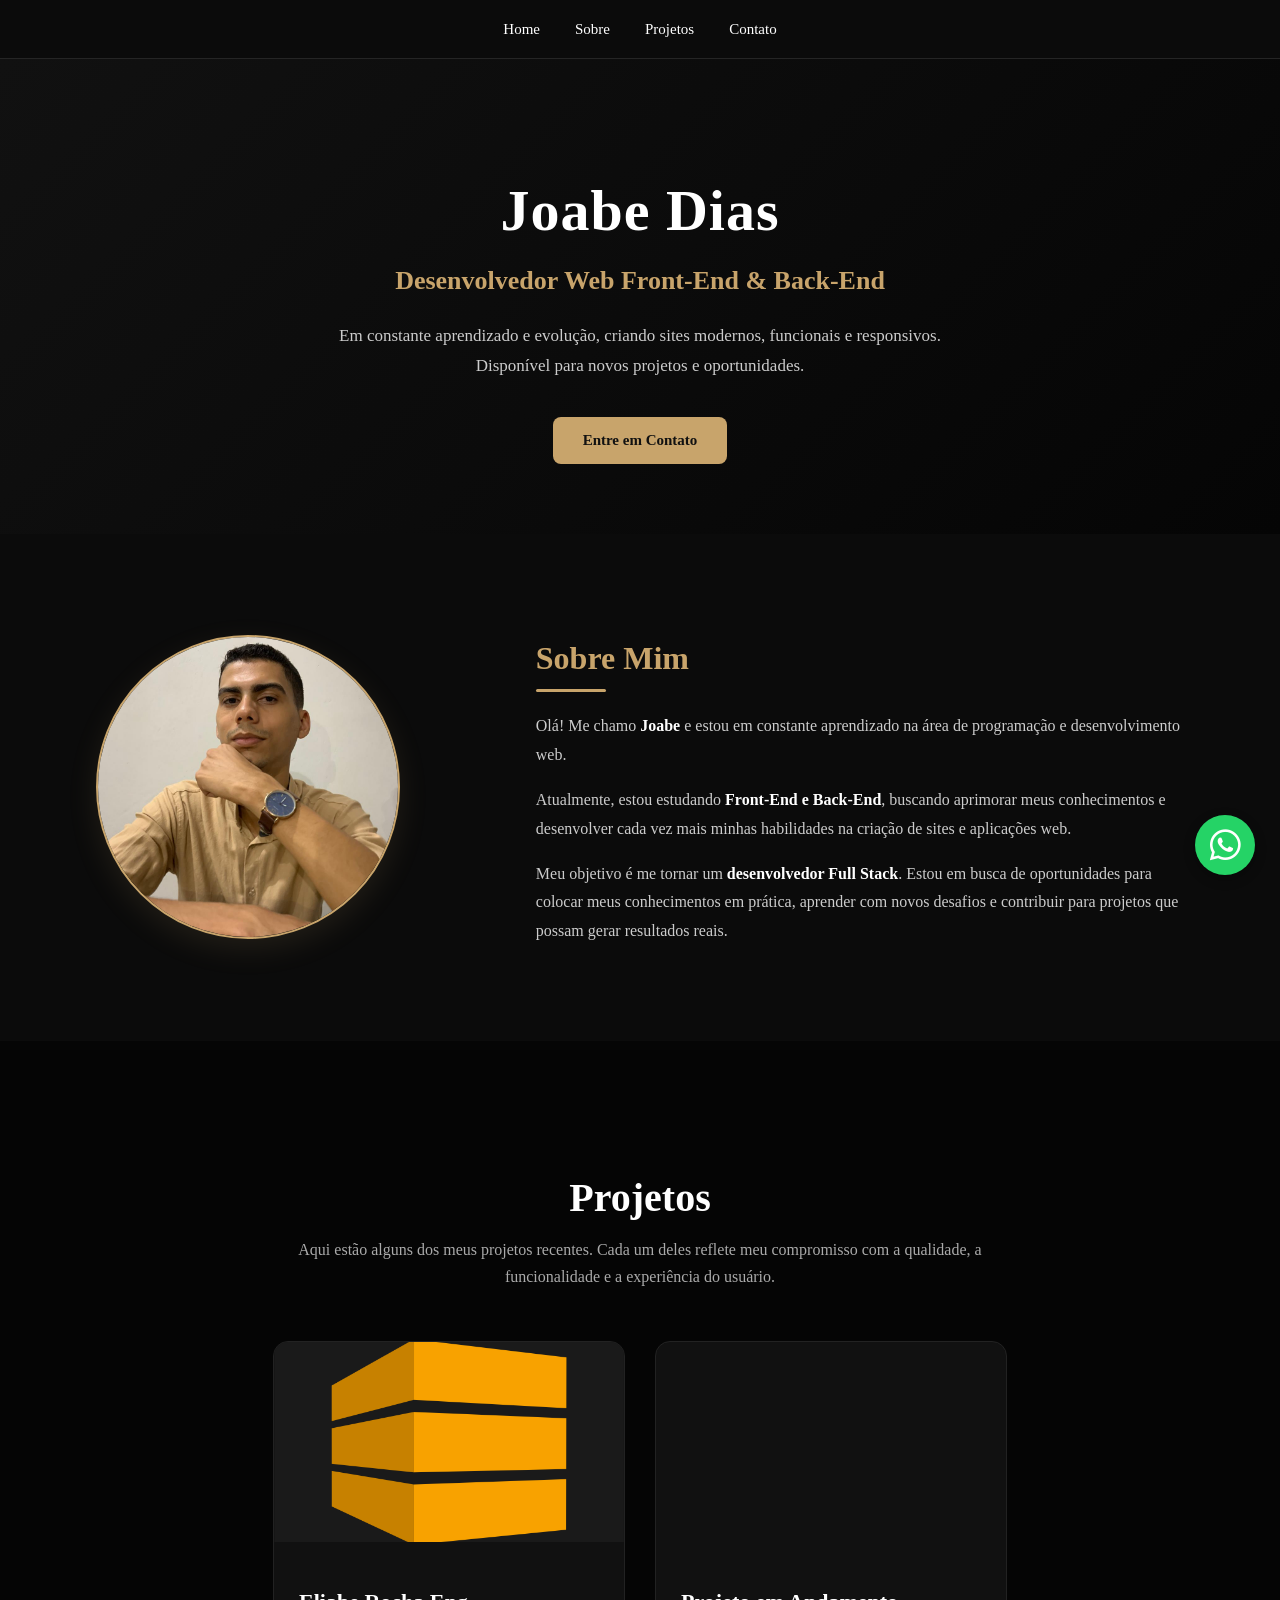
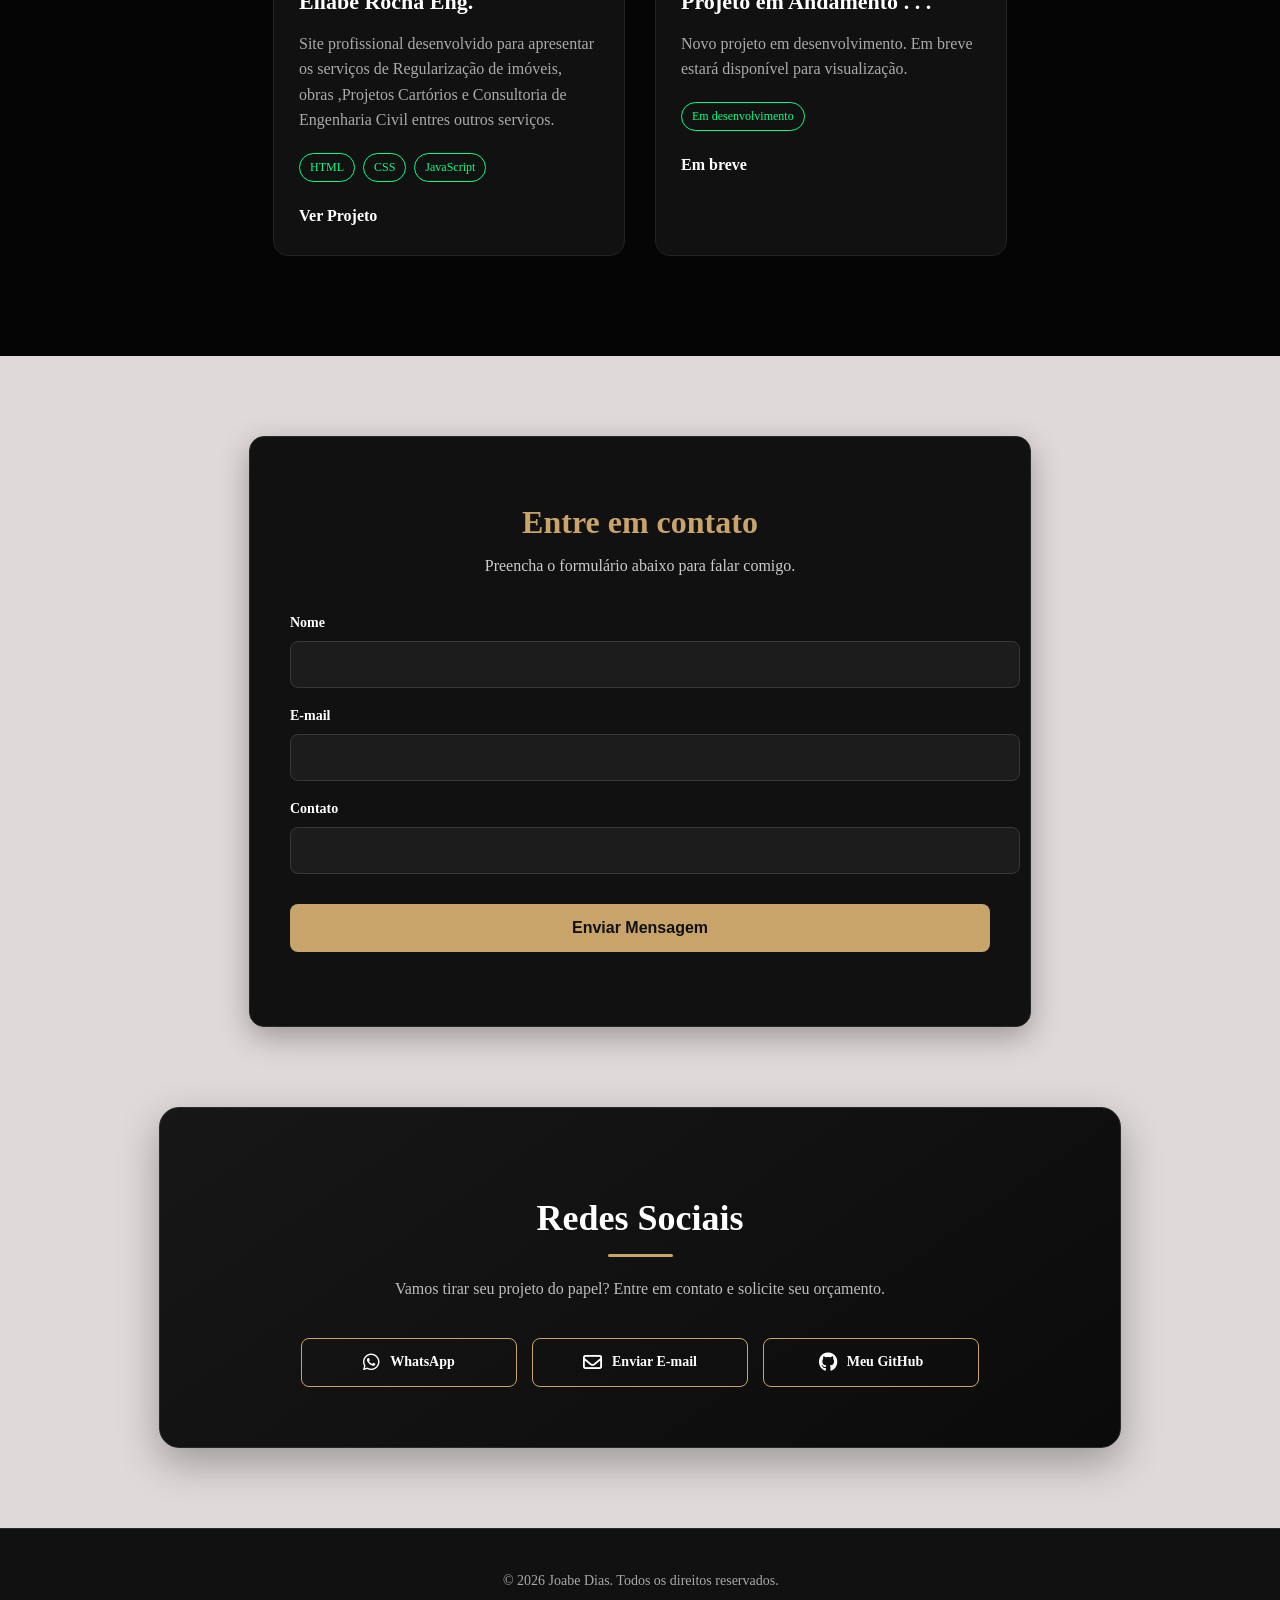
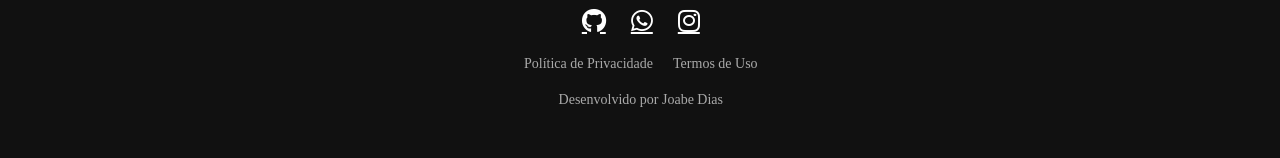
<file: .github/workflows/index.html>
<!DOCTYPE html>
<html lang="PT-br">
<head>
    <meta charset="UTF-8">
    <meta name="viewport" content="width=device-width, initial-scale=1.0">
    <title>Joabe Dias Portifolio</title>
    <link rel="stylesheet" href="style.css">
    <link rel="stylesheet" href="https://cdnjs.cloudflare.com/ajax/libs/font-awesome/6.5.2/css/all.min.css">
</head>
<body>
<!-- MENU DE NAVEGAÇÃO -->
<header class="cabecalho">
    <nav class="nav barra-menu">
        <ul>
            <li><a href="#home">Home</a></li>
            <li><a href="#sobre">Sobre</a></li>
            <li><a href="#projetos">Projetos</a></li>
            <li><a href="#entraremcontato">Contato</a></li>
        </ul>
    </nav>
</header>

<!-- SEÇÃO INICIAL -->
<section id="home" class="inicio">

    <div class="inicio-conteudo">

        <h1>Joabe Dias</h1>

        <h2>Desenvolvedor Web Front-End & Back-End</h2>

        <p>
            Em constante aprendizado e evolução, criando sites modernos,
            funcionais e responsivos. Disponível para novos projetos
            e oportunidades.
        </p>

        <a href="#entraremcontato" class="botao-contato">
            Entre em Contato
        </a>

    </div>

</section>

<!-- SEÇÃO SOBRE MIM -->
<section id="sobre" class="sobre">

    <div class="sobre-container">

        <!-- FOTO -->
        <div class="sobre-imagem">
            <img src="img/joabephoto.jpeg" alt="Foto de Joabe Dias">
        </div>

        <!-- TEXTO -->
        <div class="sobre-conteudo">

            <h2>Sobre Mim</h2>

            <p>
                Olá! Me chamo <strong>Joabe</strong> e estou em constante
                aprendizado na área de programação e desenvolvimento web.
            </p>

            <p>
                Atualmente, estou estudando <strong>Front-End e Back-End</strong>,
                buscando aprimorar meus conhecimentos e desenvolver cada vez
                mais minhas habilidades na criação de sites e aplicações web.
            </p>

            <p>
                Meu objetivo é me tornar um <strong>desenvolvedor Full Stack</strong>.
                Estou em busca de oportunidades para colocar meus conhecimentos
                em prática, aprender com novos desafios e contribuir para projetos
                que possam gerar resultados reais.
            </p>

        </div>

    </div>

</section>


<div id="projetos">
<section id="projetos" class="projetos">

    <h2>Projetos</h2>

    <p class="projetos-descricao">
        Aqui estão alguns dos meus projetos recentes. Cada um deles reflete meu
        compromisso com a qualidade, a funcionalidade e a experiência do usuário.
    </p>

    <div class="projetos-container">

        <!-- CARD 1 -->
        <div class="projeto-card">

            <div class ="projeto-imagem">
                <img src="img/ER-LOGO.png" alt="Site Eliabe Rocha">
            </div>

            <div class="projeto-conteudo">

                <h3>Eliabe Rocha Eng.</h3>

                <p>
                    Site profissional desenvolvido para apresentar os serviços de
                    Regularização de imóveis, obras ,Projetos Cartórios e Consultoria de Engenharia Civil entres outros serviços.

                <div class="tecnologias">
                    <span>HTML</span>
                    <span>CSS</span>
                    <span>JavaScript</span>
                </div>

                <a
                    href="https://www.eliaberochaeng.com/"
                    target="_blank"
                    class="botao-projeto">
                    Ver Projeto
                </a>

            </div>

        </div>


        <!-- CARD 2 -->
       <div class="projeto-card">

    <div class="projeto-imagem">

        <video autoplay muted loop playsinline>
            <source src="img/Design sem nome.mp4" type="video/mp4">
            Seu navegador não suporta vídeo.
        </video>

    </div>

    <div class="projeto-conteudo">

        <h3>
            Projeto em Andamento
            <span class="loading-dots">
                <span>.</span>
                <span>.</span>
                <span>.</span>
            </span>
        </h3>

        <p>
            Novo projeto em desenvolvimento. Em breve estará disponível
            para visualização.
        </p>

        <div class="tecnologias">
            <span>Em desenvolvimento</span>
        </div>

        <a href="#" class="botao-projeto">
            Em breve
        </a>

    </div>

</div>

</section>
</div>

<section id="entraremcontato">

    <h2>Entre em contato</h2>

    <p>Preencha o formulário abaixo para falar comigo.</p>

<form id="form-contato">

    <label for="nome">Nome</label>
    <input type="text" id="nome" name="nome" required>

    <label for="email">E-mail</label>
    <input type="email" id="email" name="email" required>

    <label for="telefone">Contato</label>
    <input type="tel" id="telefone" name="telefone" required>

    <button type="submit">Enviar Mensagem</button>

    <p id="mensagem-status" aria-live="polite"></p>

</form>
</section>

<section>
    <div class="contato" id="contato">

        <h2>Redes Sociais</h2>

        <p>Vamos tirar seu projeto do papel? Entre em contato e solicite seu orçamento.</p>

        <div class="contato-links">

            <a class="contato-btn whatsapp"
               href="https://wa.me/5577991889227"
               target="_blank"
               rel="noopener noreferrer">
                <i class="fa-brands fa-whatsapp"></i>
                WhatsApp
            </a>

            <a class="contato-btn email"
               href="mailto:joabewebdesigner@gmail.com">
                <i class="fa-regular fa-envelope"></i>
                Enviar E-mail
            </a>

            <a class="contato-btn github"
               href="https://github.com/joabewebdesigner-br"
               target="_blank"
               rel="noopener noreferrer">
                <i class="fa-brands fa-github"></i>
                Meu GitHub
            </a>

        </div>

    </div>
</section>

<!-- RODAPÉ DO SITE -->

<footer class="rodape">

    <p>&copy; 2026 Joabe Dias. Todos os direitos reservados.</p>

    <div class="rodape-redes">

        <a href="https://github.com/joabewebdesigner-br"
           target="_blank"
           rel="noopener noreferrer"
           aria-label="GitHub">
            <i class="fa-brands fa-github"></i>
        </a>

        <a href="https://wa.me/5577991889227"
           target="_blank"
           rel="noopener noreferrer"
           aria-label="WhatsApp">
            <i class="fa-brands fa-whatsapp"></i>
        </a>

        <a href="https://instagram.com/SEU_USUARIO"
           target="_blank"
           rel="noopener noreferrer"
           aria-label="Instagram">
            <i class="fa-brands fa-instagram"></i>
        </a>

    </div>

    <ul class="rodape-links">
        <li>
            <a href="politica-de-privacidade.html">
                Política de Privacidade
            </a>
        </li>

        <li>
            <a href="termos-de-uso.html">
                Termos de Uso
            </a>
        </li>
    </ul>

    <p class="rodape-creditos">
        Desenvolvido por Joabe Dias
    </p>

</footer>

<!-- BOTÃO FLUTUANTE WHATSAPP -->
<a href="https://wa.me/5577991889227"
   class="whatsapp-flutuante"
   target="_blank"
   rel="noopener noreferrer"
   aria-label="Entre em contato pelo WhatsApp">

    <i class="fa-brands fa-whatsapp"></i>

</a>
<script src="java.js"></script>
</body>
</html>
</file>
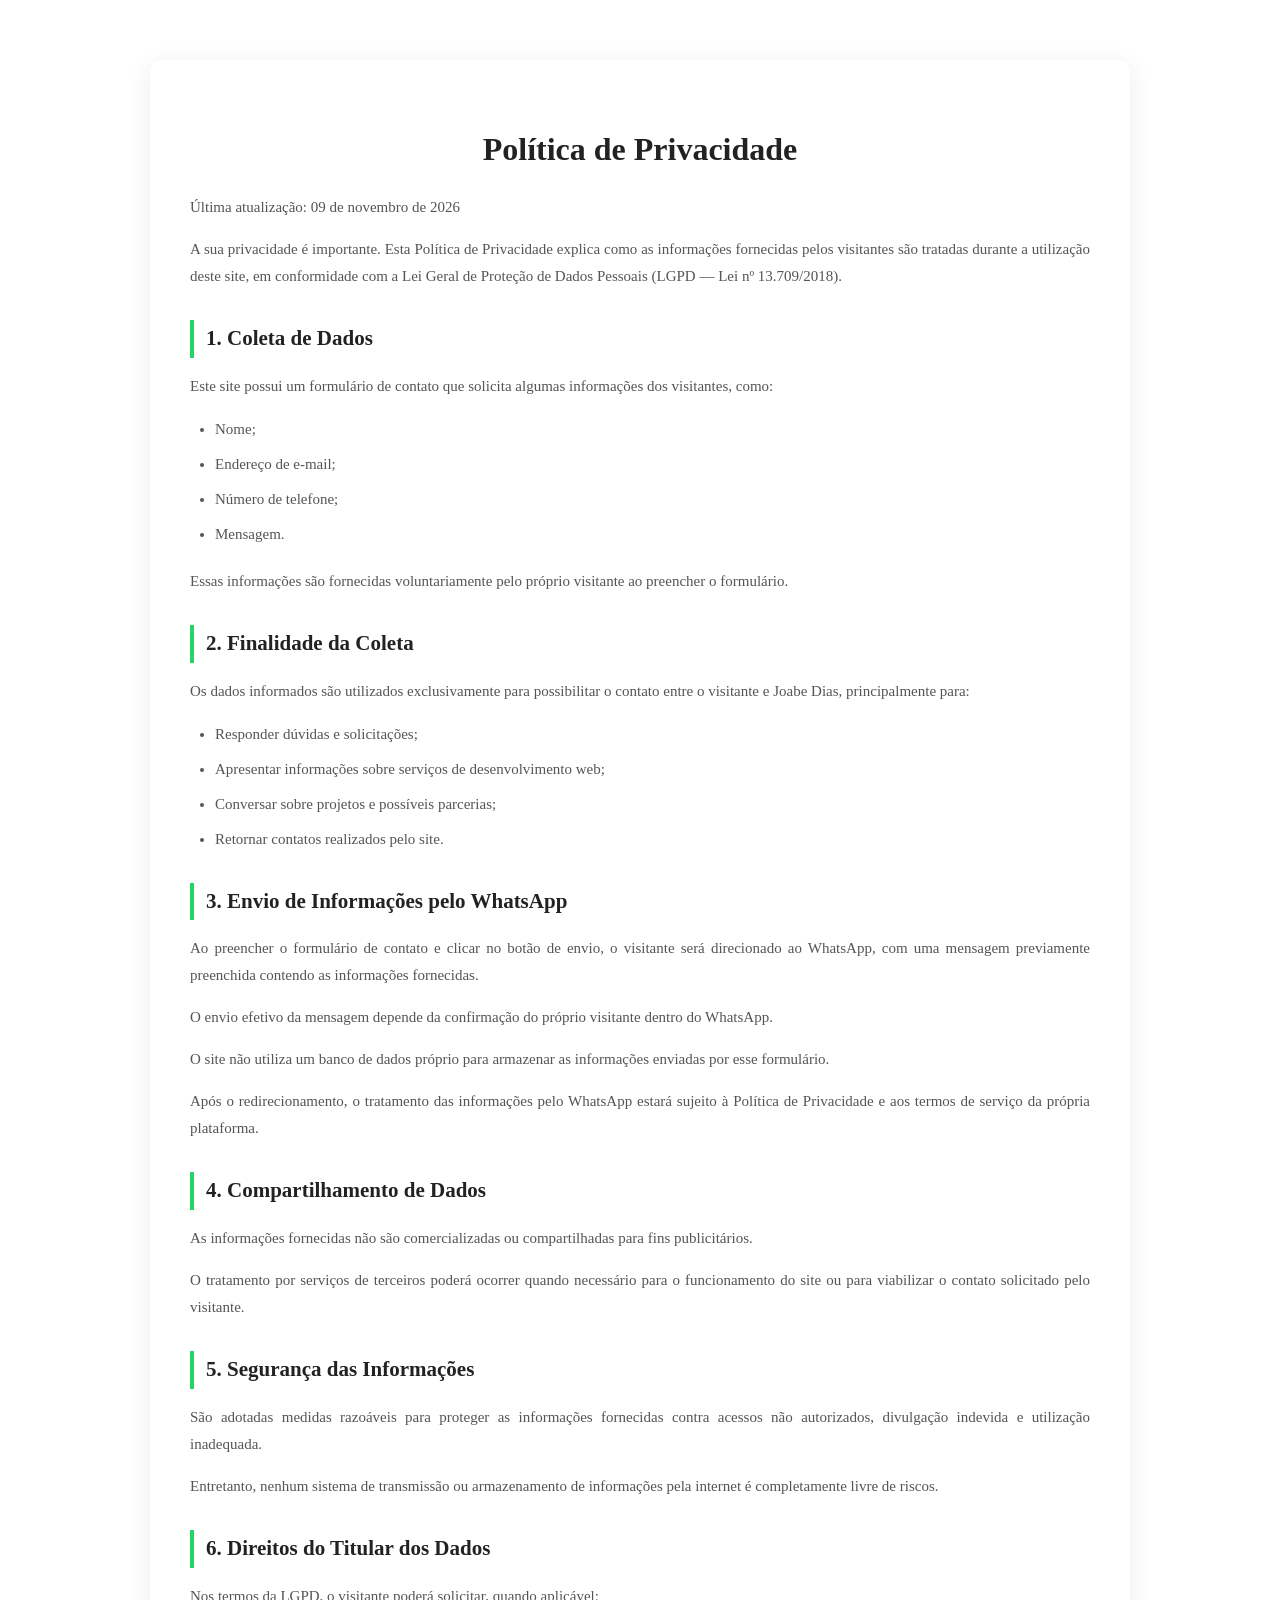
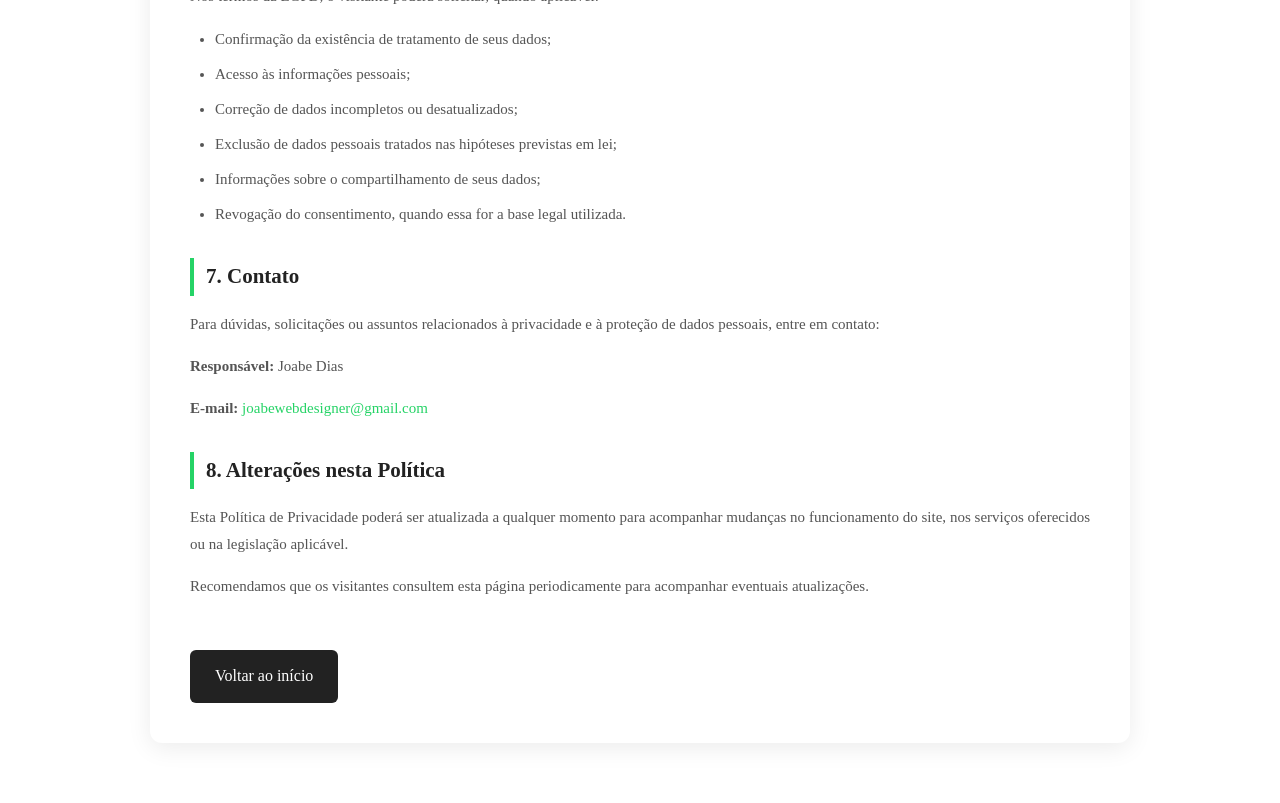
<file: .github/workflows/politica-de-privacidade.html>
<!DOCTYPE html>
<html lang="pt-BR">

<head>
    <meta charset="UTF-8">
    <meta name="viewport" content="width=device-width, initial-scale=1.0">

    <meta name="description" content="Política de Privacidade do site de Joabe Dias. Saiba como seus dados pessoais são tratados.">

    <title>Política de Privacidade | Joabe Dias</title>


    <link rel="stylesheet" href="politica.css">
</head>

<body>

    <main class="politica-container">

        <h1>Política de Privacidade</h1>

        <p class="data-atualizacao">
            Última atualização: 09 de novembro de 2026
        </p>

        <p>
            A sua privacidade é importante. Esta Política de Privacidade
            explica como as informações fornecidas pelos visitantes são
            tratadas durante a utilização deste site, em conformidade
            com a Lei Geral de Proteção de Dados Pessoais
            (LGPD — Lei nº 13.709/2018).
        </p>

        <section>
            <h2>1. Coleta de Dados</h2>

            <p>
                Este site possui um formulário de contato que solicita
                algumas informações dos visitantes, como:
            </p>

            <ul>
                <li>Nome;</li>
                <li>Endereço de e-mail;</li>
                <li>Número de telefone;</li>
                <li>Mensagem.</li>
            </ul>

            <p>
                Essas informações são fornecidas voluntariamente pelo
                próprio visitante ao preencher o formulário.
            </p>
        </section>

        <section>
            <h2>2. Finalidade da Coleta</h2>

            <p>
                Os dados informados são utilizados exclusivamente para
                possibilitar o contato entre o visitante e Joabe Dias,
                principalmente para:
            </p>

            <ul>
                <li>Responder dúvidas e solicitações;</li>
                <li>Apresentar informações sobre serviços de desenvolvimento web;</li>
                <li>Conversar sobre projetos e possíveis parcerias;</li>
                <li>Retornar contatos realizados pelo site.</li>
            </ul>
        </section>

        <section>
            <h2>3. Envio de Informações pelo WhatsApp</h2>

            <p>
                Ao preencher o formulário de contato e clicar no botão
                de envio, o visitante será direcionado ao WhatsApp,
                com uma mensagem previamente preenchida contendo
                as informações fornecidas.
            </p>

            <p>
                O envio efetivo da mensagem depende da confirmação
                do próprio visitante dentro do WhatsApp.
            </p>

            <p>
                O site não utiliza um banco de dados próprio para
                armazenar as informações enviadas por esse formulário.
            </p>

            <p>
                Após o redirecionamento, o tratamento das informações
                pelo WhatsApp estará sujeito à Política de Privacidade
                e aos termos de serviço da própria plataforma.
            </p>
        </section>

        <section>
            <h2>4. Compartilhamento de Dados</h2>

            <p>
                As informações fornecidas não são comercializadas
                ou compartilhadas para fins publicitários.
            </p>

            <p>
                O tratamento por serviços de terceiros poderá ocorrer
                quando necessário para o funcionamento do site ou
                para viabilizar o contato solicitado pelo visitante.
            </p>
        </section>

        <section>
            <h2>5. Segurança das Informações</h2>

            <p>
                São adotadas medidas razoáveis para proteger as
                informações fornecidas contra acessos não autorizados,
                divulgação indevida e utilização inadequada.
            </p>

            <p>
                Entretanto, nenhum sistema de transmissão ou
                armazenamento de informações pela internet é
                completamente livre de riscos.
            </p>
        </section>

        <section>
            <h2>6. Direitos do Titular dos Dados</h2>

            <p>
                Nos termos da LGPD, o visitante poderá solicitar,
                quando aplicável:
            </p>

            <ul>
                <li>Confirmação da existência de tratamento de seus dados;</li>
                <li>Acesso às informações pessoais;</li>
                <li>Correção de dados incompletos ou desatualizados;</li>
                <li>Exclusão de dados pessoais tratados nas hipóteses previstas em lei;</li>
                <li>Informações sobre o compartilhamento de seus dados;</li>
                <li>Revogação do consentimento, quando essa for a base legal utilizada.</li>
            </ul>
        </section>

        <section>
            <h2>7. Contato</h2>

            <p>
                Para dúvidas, solicitações ou assuntos relacionados
                à privacidade e à proteção de dados pessoais,
                entre em contato:
            </p>

            <p><strong>Responsável:</strong> Joabe Dias</p>

            <p>
                <strong>E-mail:</strong>
                <a href="mailto:joabewebdesigner@gmail.com">
                    joabewebdesigner@gmail.com
                </a>
            </p>
        </section>

        <section>
            <h2>8. Alterações nesta Política</h2>

            <p>
                Esta Política de Privacidade poderá ser atualizada
                a qualquer momento para acompanhar mudanças no
                funcionamento do site, nos serviços oferecidos
                ou na legislação aplicável.
            </p>

            <p>
                Recomendamos que os visitantes consultem esta página
                periodicamente para acompanhar eventuais atualizações.
            </p>
        </section>

        <a href="index.html" class="voltar-inicio">
            Voltar ao início
        </a>

    </main>

</body>
</html>
</file>
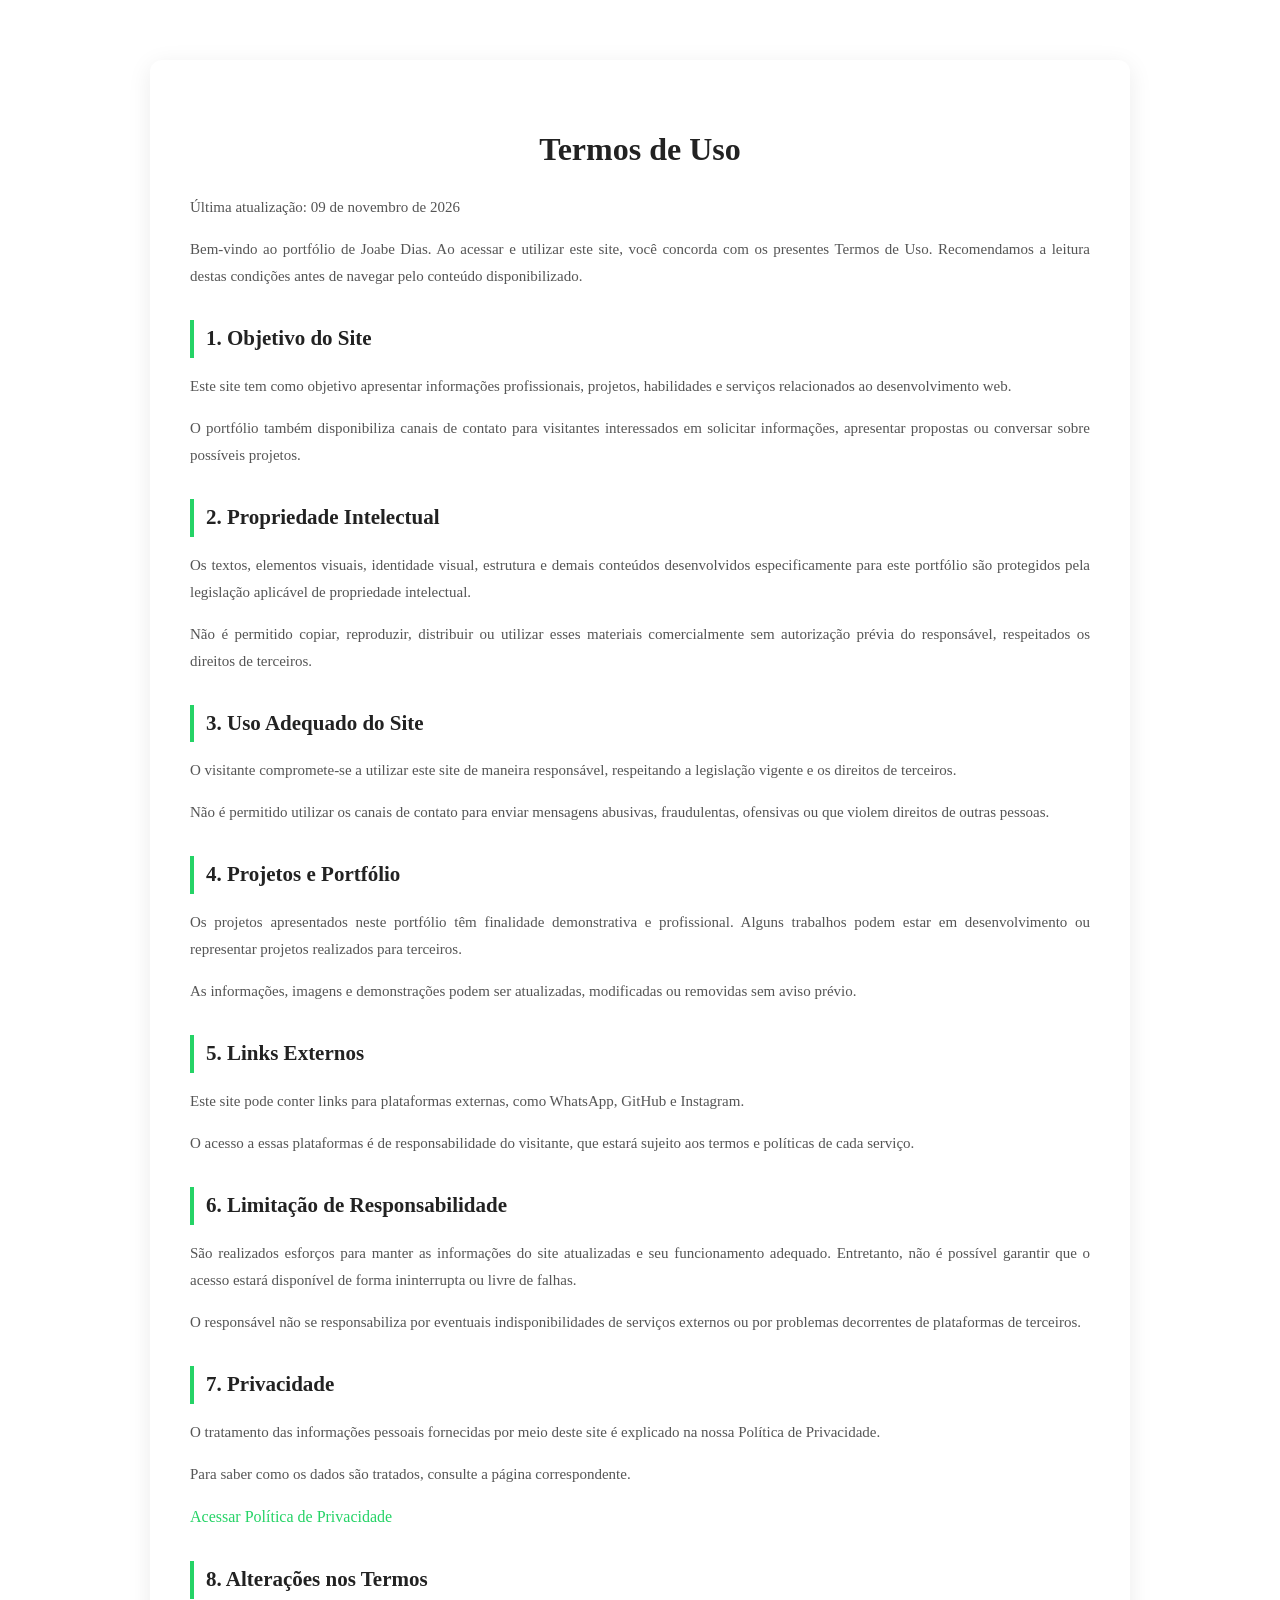
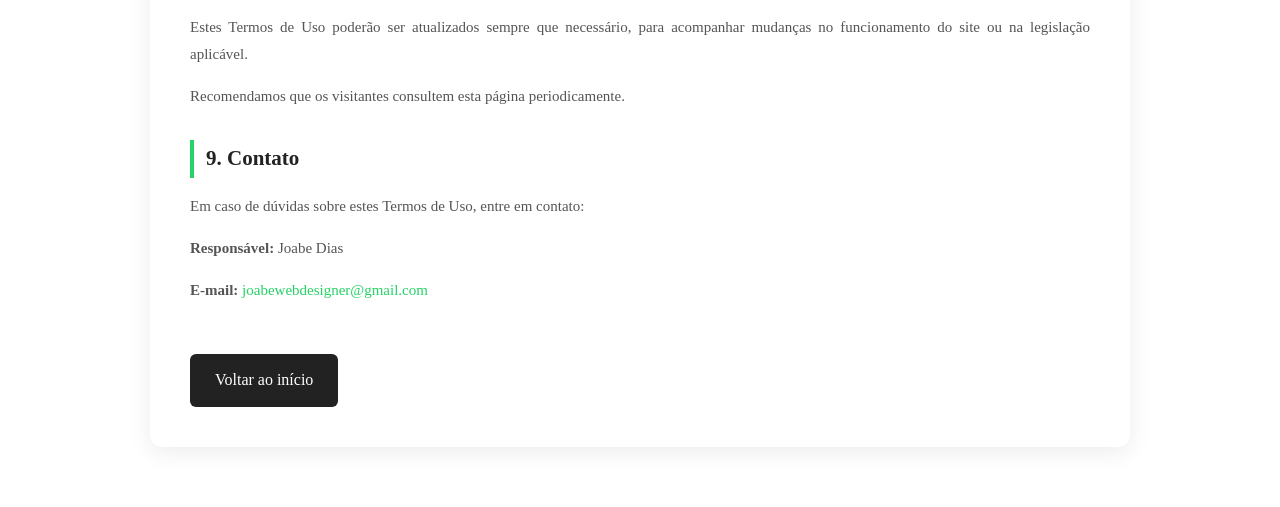
<file: .github/workflows/termos-de-uso.html>
<!DOCTYPE html>
<html lang="pt-BR">

<head>
    <meta charset="UTF-8">
    <meta name="viewport" content="width=device-width, initial-scale=1.0">

    <meta name="description" content="Consulte os Termos de Uso do site de Joabe Dias.">

    <title>Termos de Uso | Joabe Dias</title>

    <link rel="stylesheet" href="politica.css">

</head>

<body>

    <main class="politica-container">

        <h1>Termos de Uso</h1>

        <p class="data-atualizacao">
            Última atualização: 09 de novembro de 2026
        </p>

        <p>
            Bem-vindo ao portfólio de Joabe Dias.
            Ao acessar e utilizar este site, você concorda
            com os presentes Termos de Uso.
            Recomendamos a leitura destas condições antes
            de navegar pelo conteúdo disponibilizado.
        </p>

        <section>
            <h2>1. Objetivo do Site</h2>

            <p>
                Este site tem como objetivo apresentar informações
                profissionais, projetos, habilidades e serviços
                relacionados ao desenvolvimento web.
            </p>

            <p>
                O portfólio também disponibiliza canais de contato
                para visitantes interessados em solicitar informações,
                apresentar propostas ou conversar sobre possíveis projetos.
            </p>
        </section>

        <section>
            <h2>2. Propriedade Intelectual</h2>

            <p>
                Os textos, elementos visuais, identidade visual,
                estrutura e demais conteúdos desenvolvidos
                especificamente para este portfólio são protegidos
                pela legislação aplicável de propriedade intelectual.
            </p>

            <p>
                Não é permitido copiar, reproduzir, distribuir
                ou utilizar esses materiais comercialmente sem
                autorização prévia do responsável, respeitados
                os direitos de terceiros.
            </p>
        </section>

        <section>
            <h2>3. Uso Adequado do Site</h2>

            <p>
                O visitante compromete-se a utilizar este site
                de maneira responsável, respeitando a legislação
                vigente e os direitos de terceiros.
            </p>

            <p>
                Não é permitido utilizar os canais de contato
                para enviar mensagens abusivas, fraudulentas,
                ofensivas ou que violem direitos de outras pessoas.
            </p>
        </section>

        <section>
            <h2>4. Projetos e Portfólio</h2>

            <p>
                Os projetos apresentados neste portfólio têm
                finalidade demonstrativa e profissional.
                Alguns trabalhos podem estar em desenvolvimento
                ou representar projetos realizados para terceiros.
            </p>

            <p>
                As informações, imagens e demonstrações podem
                ser atualizadas, modificadas ou removidas
                sem aviso prévio.
            </p>
        </section>

        <section>
            <h2>5. Links Externos</h2>

            <p>
                Este site pode conter links para plataformas
                externas, como WhatsApp, GitHub e Instagram.
            </p>

            <p>
                O acesso a essas plataformas é de responsabilidade
                do visitante, que estará sujeito aos termos
                e políticas de cada serviço.
            </p>
        </section>

        <section>
            <h2>6. Limitação de Responsabilidade</h2>

            <p>
                São realizados esforços para manter as informações
                do site atualizadas e seu funcionamento adequado.
                Entretanto, não é possível garantir que o acesso
                estará disponível de forma ininterrupta ou livre
                de falhas.
            </p>

            <p>
                O responsável não se responsabiliza por eventuais
                indisponibilidades de serviços externos ou por
                problemas decorrentes de plataformas de terceiros.
            </p>
        </section>

        <section>
            <h2>7. Privacidade</h2>

            <p>
                O tratamento das informações pessoais fornecidas
                por meio deste site é explicado na nossa
                Política de Privacidade.
            </p>

            <p>
                Para saber como os dados são tratados,
                consulte a página correspondente.
            </p>

            <a href="politica-de-privacidade.html">
                Acessar Política de Privacidade
            </a>
        </section>

        <section>
            <h2>8. Alterações nos Termos</h2>

            <p>
                Estes Termos de Uso poderão ser atualizados
                sempre que necessário, para acompanhar mudanças
                no funcionamento do site ou na legislação aplicável.
            </p>

            <p>
                Recomendamos que os visitantes consultem
                esta página periodicamente.
            </p>
        </section>

        <section>
            <h2>9. Contato</h2>

            <p>
                Em caso de dúvidas sobre estes Termos de Uso,
                entre em contato:
            </p>

            <p><strong>Responsável:</strong> Joabe Dias</p>

            <p>
                <strong>E-mail:</strong>
                <a href="mailto:joabewebdesigner@gmail.com">
                    joabewebdesigner@gmail.com
                </a>
            </p>
        </section>

        <a href="index.html" class="voltar-inicio">
            Voltar ao início
        </a>

    </main>

</body>
</html>
</file>
<file: .github/workflows/style.css>
body {
    margin: 0;
    padding: 0;
    background-color: rgb(224, 217, 217);
}

/* MENU DE NAVEGAÇÃO */

.cabecalho {
    width: 90%;
    background-color: #0b0b0b;
    padding: 20px 5%;
    border-bottom: 1px solid #252525;
}

.barra-menu ul {
    display: flex;
    justify-content: center;
    align-items: center;
    gap: 35px;
    list-style: none;
    margin: 0;
    padding: 0;
}

.barra-menu a {
    color: #ffffff;
    text-decoration: none;
    font-size: 15px;
    transition: 0.3s;
}

.barra-menu a:hover {
    color: #c8a46b;
}


/* SEÇÃO INICIAL */

.inicio {
    min-height: 100px;
    display: flex;
    justify-content: center;
    align-items: center;
    padding: 70px 30px;
    text-align: center;
    background: linear-gradient(135deg, #111111, #050505);
}

.inicio-conteudo {
    max-width: 650px;
}


/* SEU NOME */

.inicio h1 {
    color: #ffffff;
    font-size: 58px;
    font-weight: 800;
    margin-bottom: 15px;
    letter-spacing: 1px;
}


/* SUA PROFISSÃO */

.inicio h2 {
    color: #c8a46b;
    font-size: 26px;
    margin-bottom: 25px;
}


/* DESCRIÇÃO */

.inicio p {
    color: #cccccc;
    font-size: 17px;
    line-height: 1.8;
    max-width: 700px;
    margin: 0 auto 35px;
}


/* BOTÃO DE CONTATO */

.botao-contato {
    display: inline-block;
    padding: 15px 30px;
    background-color: #c8a46b;
    color: #111111;
    text-decoration: none;
    font-weight: bold;
    font-size: 15px;
    border-radius: 8px;
    transition: 0.3s;
}

.botao-contato:hover {
    background-color: #e0bd87;
    transform: translateY(-3px);
    box-shadow: 0 8px 20px rgba(200, 164, 107, 0.2);
}


/* RESPONSIVIDADE PARA CELULARES */

@media (max-width: 600px) {

    .barra-menu ul {
        gap: 18px;
        flex-wrap: wrap;
    }

    .barra-menu a {
        font-size: 13px;
    }

    .inicio {
        min-height: 75vh;
        padding: 50px 20px;
    }

    .inicio h1 {
        font-size: 38px;
    }

    .inicio h2 {
        font-size: 21px;
        line-height: 1.5;
    }

    .inicio p {
        font-size: 15px;
    }
}



/* SEÇÃO SOBRE MIM */

.sobre {
    width: 97%;
    background-color: #0b0b0b;
}

/* ORGANIZAÇÃO DA FOTO E DO TEXTO */

.sobre-container {
    max-width: 100px;
    margin: 0 auto;

    display: flex;
    align-items: center;
    justify-content: center;
    gap: 60px;
}

/* FOTO */

.sobre-imagem {
    flex: 1;
    max-width: 400px;
}

.sobre-imagem img {
    display: block;
    width: 100%;
    height: 450px;
    object-fit: cover;

    border-radius: 15px;
    border: 2px solid #c8a46b;

    box-shadow: 0 10px 30px rgba(200, 164, 107, 0.12);

    transition: transform 0.4s ease;
}

/* EFEITO NA FOTO */

.sobre-imagem img:hover {
    transform: scale(1.03);
}

/* CONTEÚDO TEXTUAL */

.sobre-conteudo {
    flex: 1.3;
}

/* TÍTULO */

.sobre-conteudo h2 {
    color: #c8a46b;
    font-size: 38px;
    margin-bottom: 25px;
    position: relative;
}

/* LINHA DECORATIVA */

.sobre-conteudo h2::after {
    content: "";
    display: block;

    width: 70px;
    height: 3px;

    background-color: #c8a46b;
    margin-top: 12px;
    border-radius: 5px;
}

/* PARÁGRAFOS */

.sobre-conteudo p {
    color: #cccccc;
    font-size: 16px;
    line-height: 1.9;
    margin-bottom: 18px;
}

/* DESTAQUES NO TEXTO */

.sobre-conteudo strong {
    color: #ffffff;
    font-weight: 600;
}

/*RESPONSIVIDADE*/

@media (max-width: 768px) {

    .sobre {
        padding: 65px 6%;
    }

    .sobre-container {
        flex-direction: column;
        gap: 35px;
    }

    .sobre-imagem {
        width: 100%;
        max-width: 320px;
    }

    .sobre-imagem img {
        height: 350px;
    }

    .sobre-conteudo {
        width: 100%;
    }

    .sobre-conteudo h2 {
        font-size: 30px;
        text-align: center;
    }

    .sobre-conteudo h2::after {
        margin: 12px auto 0;
    }

    .sobre-conteudo p {
        font-size: 15px;
        line-height: 1.8;
    }
}
/* seção dos projetos*/

.projetos {
    padding: 100px 8%;
    background-color: #050505;
    color: white;
    text-align: center;
}

.projetos h2 {
    font-size: 40px;
    margin-bottom: 15px;
}

.projetos-descricao {
    max-width: 700px;
    margin: 0 auto 50px;
    color: #aaa;
    line-height: 1.7;
}


/* container dos card */

.projetos-container {
    display: flex;
    justify-content: center;
    gap: 30px;
    flex-wrap: wrap;
}


/* card */

.projeto-card {
    width: 350px;

    background-color: #111;

    border: 1px solid #222;
    border-radius: 15px;

    overflow: hidden;

    text-align: left;

    transition: 0.3s;
}


/* Efeito ao passar o mouse */

.projeto-card:hover {
    transform: translateY(-10px);
    border-color: #f0b20a;
}

/* onde mostra a imagem dentro do card */
.projeto-imagem {
    width: 100%;
    height: 200px;

    overflow: hidden;
}

.projeto-imagem img {
    width: 100%;
    height: 100%;

    object-fit: cover;

    transition: 0.4s;
}


/* Zoom da imagem */

.projeto-card:hover .projeto-imagem img {
    transform: scale(1.05);
}


/* onde mostra a descrição do site*/

.projeto-conteudo {
    padding: 25px;
}

.projeto-conteudo h3 {
    font-size: 22px;
    margin-bottom: 12px;
}

.projeto-conteudo p {
    color: #aaa;
    line-height: 1.6;
    margin-bottom: 20px;
}


/* PARTE ONDE MOSTRA AS TECNOLOGIAS QUE UTILIZEI */

.tecnologias {
    display: flex;
    gap: 8px;
    flex-wrap: wrap;

    margin-bottom: 25px;
}

.tecnologias span {
    padding: 6px 10px;

    font-size: 12px;

    color: #00ff88;

    border: 1px solid #00ff88;
    border-radius: 20px;
}


/* BOTÃO DO CARD DO PEOJETO */

.botao-projeto {
    position: relative;

    display: inline-block;

    color: white;

    text-decoration: none;

    font-weight: bold;

    padding-bottom: 5px;
}


/* Traço */

.botao-projeto::after {
    content: "";

    position: absolute;

    left: 0;
    bottom: 0;

    width: 0;
    height: 2px;

    background-color: #00ff88;

    transition: 0.3s;
}


/* Efeito do botão */

.botao-projeto:hover {
    color: #00ff88;
}

.botao-projeto:hover::after {
    width: 100%;
}


/* Seção Sobre Mim */
.sobre {
    padding: 80px 20px;
}

/* Foto e texto lado a lado */
.sobre-container {
    display: flex;
    align-items: center;
    justify-content: center;
    gap: 40px;
    max-width: 1100px;
    margin: 0 auto;
}

/* Configuração da foto */
.sobre-imagem img {
    width: 300px;
    height: 300px;
    object-fit: cover;
    border-radius: 100%;
}

/* Configuração do texto */
.sobre-conteudo {
    flex: 1;
    max-width: 650px;
}

.sobre-conteudo h2 {
    font-size: 32px;
    margin-bottom: 20px;
}

.sobre-conteudo p {
    font-size: 16px;
    line-height: 1.8;
    margin-bottom: 15px;
}

/* Ajuste para celulares */
@media (max-width: 768px) {
    .sobre-container {
        flex-direction: column;
        text-align: center;
    }

    .sobre-imagem img {
        width: 300px;
        height: 300px;
    }
}

/*SEÇÃO DE CONTATO  */

#entraremcontato {
    max-width: 600px;
    margin: 50px auto;
    padding: 30px;
    background-color: #f5f5f5;
    border-radius: 10px;
}

/*  TÍTULO  */

#entraremcontato h2 {
    text-align: center;
    color: #222;
}

/*  TEXTO  */
#entraremcontato p {
    text-align: center;
    color: #555;
}
/*  FORMULÁRIO  */

#entraremcontato form {
    display: flex;
    flex-direction: column;
    gap: 10px;
}
/* CAMPOS DE PREENCHIMENTO*/

#contato input,
#contato textarea {
    padding: 12px;
    border: 1px solid #ccc;
    border-radius: 5px;
    font-size: 16px;
}

/* ===== BOTÃO ===== */

#contato button {
    padding: 12px;
    background-color: #007bff;
    color: white;
    border: none;
    border-radius: 5px;
    font-size: 16px;
    cursor: pointer;
}

/* Efeito ao passar o mouse */

#contato button:hover {
    background-color: #0056b3;
}

/*SEÇÃO DE CONTATO */

#entraremcontato {
    width: 90%;
    max-width: 700px;
    margin: 80px auto;
    padding: 40px;
    background: #111111;
    border: 1px solid #292929;
    border-radius: 15px;
    box-shadow: 0 10px 30px rgba(0, 0, 0, 0.3);
}

/* Título */

#entraremcontato h2 {
    color: #c8a46b;
    font-size: 32px;
    text-align: center;
    margin-bottom: 15px;
}

/* Texto de apresentação */

#entraremcontato > p {
    color: #cccccc;
    font-size: 16px;
    text-align: center;
    margin-bottom: 30px;
}

/* Formulário */

#form-contato {
    display: flex;
    flex-direction: column;
    gap: 10px;
}

/* Textos dos campos */

#form-contato label {
    color: #ffffff;
    font-size: 14px;
    font-weight: 600;
    margin-top: 10px;
}

/* Campos de preenchimento */

#form-contato input {
    width: 100%;
    padding: 14px;
    background: #1c1c1c;
    color: #ffffff;
    border: 1px solid #383838;
    border-radius: 8px;
    font-size: 15px;
    outline: none;
    transition: 0.3s;
}

/* Efeito ao clicar nos campos */

#form-contato input:focus {
    border-color: #c8a46b;
    box-shadow: 0 0 8px rgba(200, 164, 107, 0.2);
}

/* Botão de envio */

#form-contato button {
    margin-top: 20px;
    padding: 15px;
    background: #c8a46b;
    color: #111111;
    border: none;
    border-radius: 8px;
    font-size: 16px;
    font-weight: bold;
    cursor: pointer;
    transition: 0.3s;
}

/* Efeito ao passar o mouse no botão */

#form-contato button:hover {
    background: #e0bd87;
    transform: translateY(-2px);
}

/* Mensagem de status */

#mensagem-status {
    color: #c8a46b;
    font-size: 14px;
    text-align: center;
    margin-top: 10px;
}

/* Adaptação para celulares */

@media (max-width: 600px) {
    #entraremcontato {
        width: 92%;
        padding: 25px 20px;
        margin: 50px auto;
    }

    #entraremcontato h2 {
        font-size: 26px;
    }

    #entraremcontato > p {
        font-size: 14px;
    }

    #form-contato input {
        padding: 12px;
    }
}





/*contato02*/
.contato {
    width: 90%;
    max-width: 900px;
    margin: 80px auto;
    padding: 60px 30px;

    text-align: center;

    background: linear-gradient(145deg, #171717, #0b0b0b);

    border: 1px solid #292929;
    border-radius: 20px;

    box-shadow: 0 15px 40px rgba(0, 0, 0, 0.3);
}

/* TÍTULO */

.contato h2 {
    color: #ffffff;
    font-size: 36px;
    margin-bottom: 18px;
}

/* DETALHE ABAIXO DO TÍTULO */

.contato h2::after {
    content: "";
    display: block;

    width: 65px;
    height: 3px;

    background-color: #c8a46b;

    margin: 15px auto 0;
    border-radius: 10px;
}

/* TEXTO */

.contato p {
    color: #bdbdbd;
    font-size: 16px;
    line-height: 1.7;

    max-width: 550px;
    margin: 0 auto 35px;
}

/* ÁREA DOS BOTÕES */

.contato-links {
    display: flex;
    justify-content: center;
    align-items: center;
    flex-wrap: wrap;
    gap: 15px;
}

/* ESTILO GERAL DOS BOTÕES */

.contato-btn {
    display: inline-flex;
    justify-content: center;
    align-items: center;
    gap: 10px;

    min-width: 170px;
    padding: 14px 22px;

    border: 1px solid #c8a46b;
    border-radius: 8px;

    color: #ffffff;
    background-color: transparent;

    text-decoration: none;
    font-size: 14px;
    font-weight: 600;

    transition: all 0.3s ease;
}

/* TAMANHO DOS ÍCONES */

.contato-btn i {
    font-size: 19px;
}

/* EFEITO AO PASSAR O MOUSE */

.contato-btn:hover {
    background-color: #c8a46b;
    color: #111111;

    transform: translateY(-4px);

    box-shadow: 0 8px 20px rgba(200, 164, 107, 0.15);
}

/* RESPONSIVIDADE PARA CELULAR */

@media (max-width: 600px) {

    .contato {
        width: 92%;
        margin: 50px auto;
        padding: 40px 20px;
    }

    .contato h2 {
        font-size: 28px;
    }

    .contato p {
        font-size: 14px;
    }

    .contato-links {
        flex-direction: column;
    }

    .contato-btn {
        width: 100%;
        max-width: 300px;
    }

}

/*RODAPe */

.rodape {
    width: 97%;
    padding: 35px 20px;
    background-color: #080808;
    border-top: 1px solid #292929;
    text-align: center;
}

/* TEXTO DE DIREITOS AUTORAIS */

.rodape p {
    color: #aaaaaa;
    font-size: 14px;
    margin-bottom: 20px;
}

/* LISTA DE LINKS */

.rodape-links {
    display: flex;
    justify-content: center;
    align-items: center;
    flex-wrap: wrap;
    gap: 25px;

    list-style: none;
    padding: 0;
    margin: 20px 0;
}

/* LINKS */

.rodape-links a {
    color: #c8a46b;
    text-decoration: none;
    font-size: 14px;
    transition: color 0.3s ease;
}

/* EFEITO AO PASSAR O MOUSE */

.rodape-links a:hover {
    color: #ffffff;
}

/* CELULARES */

@media (max-width: 600px) {

    .rodape {
        padding: 30px 15px;
    }

    .rodape-links {
        flex-direction: column;
        gap: 15px;
    }

    .rodape p {
        line-height: 1.7;
    }
}

.rodape {
    background-color: #111;
    color: #fff;
    text-align: center;
    padding: 30px 20px;
}

.rodape-redes {
    display: flex;
    justify-content: center;
    gap: 25px;
    margin: 20px 0;
}

.rodape-redes a {
    color: #fff;
    font-size: 25px;
    transition: 0.3s ease;
}

.rodape-redes a:hover {
    color: #25D366;
    transform: translateY(-5px);
}

.rodape-links {
    display: flex;
    justify-content: center;
    gap: 20px;
    list-style: none;
    padding: 0;
    margin: 20px 0;
}

.rodape-links a {
    color: #aaa;
    text-decoration: none;
    font-size: 14px;
}

.rodape-links a:hover {
    color: #fff;
}

.rodape-creditos {
    color: #888;
    font-size: 13px;
    margin-top: 20px;
}

/* RESPONSIVIDADE DO RODAPÉ */

@media (max-width: 768px) {

    .rodape {
        padding: 25px 15px;
    }

    .rodape-redes {
        gap: 30px;
        margin: 20px 0;
    }

    .rodape-redes a {
        font-size: 27px;
    }

    .rodape-links {
        flex-direction: column;
        gap: 12px;
    }

    .rodape p {
        font-size: 14px;
        line-height: 1.6;
    }

    .rodape-creditos {
        font-size: 12px !important;
    }

}

/* EFEITOS DOS ÍCONES DO RODAPÉ */

.rodape-redes a {
    display: inline-flex;
    align-items: center;
    justify-content: center;
    transition: transform 0.3s ease, color 0.3s ease;
}

/* GitHub */
.rodape-redes a:nth-child(1):hover {
    color: #ffffff;
    transform: translateY(-6px) scale(1.15);
}

/* WhatsApp */
.rodape-redes a:nth-child(2):hover {
    color: #25D366;
    transform: translateY(-6px) scale(1.15);
}

/* Instagram */
.rodape-redes a:nth-child(3):hover {
    color: #E4405F;
    transform: translateY(-6px) scale(1.15);
}

/* WHATSAPP FLUTUANTE */

.whatsapp-flutuante {
    position: fixed;
    width: 60px;
    height: 60px;
    bottom: 25px;
    right: 25px;

    background-color: #25D366;
    color: #fff;

    border-radius: 50%;

    display: flex;
    align-items: center;
    justify-content: center;

    font-size: 35px;
    text-decoration: none;

    box-shadow: 0 4px 12px rgba(0, 0, 0, 0.3);

    z-index: 9999;

    transition: all 0.3s ease;
}

.whatsapp-flutuante:hover {
    transform: scale(1.12);
    background-color: #1ebe5d;
}

/* CELULAR */

@media (max-width: 768px) {
    .whatsapp-flutuante {
        width: 55px;
        height: 55px;
        bottom: 20px;
        right: 18px;
        font-size: 32px;
    }
}
</file>
<file: .github/workflows/politica.css>
/*
   POLÍTICA DE PRIVACIDADE
 */

.politica-container {
    max-width: 900px;
    width: 90%;
    margin: 60px auto;
    padding: 40px;

    background-color: #fff;
    color: #333;

    border-radius: 12px;
    box-shadow: 0 5px 25px rgba(0, 0, 0, 0.08);

    line-height: 1.8;
}

/* TÍTULO PRINCIPAL */

.politica-container h1 {
    font-size: 32px;
    color: #222;
    text-align: center;
    margin-bottom: 10px;
}

/* DATA DE ATUALIZAÇÃO */

.data-atualizacao {
    text-align: center;
    color: #777;
    font-size: 14px;
    margin-bottom: 35px;
}

/* SUBTÍTULOS */

.politica-container h2 {
    font-size: 21px;
    color: #222;
    margin-top: 30px;
    margin-bottom: 12px;

    border-left: 4px solid #25D366;
    padding-left: 12px;
}

/* PARÁGRAFOS */

.politica-container p {
    font-size: 15px;
    color: #555;
    margin-bottom: 15px;
    text-align: justify;
}

/* LISTAS */

.politica-container ul {
    padding-left: 25px;
    margin-bottom: 20px;
}

.politica-container li {
    color: #555;
    font-size: 15px;
    margin-bottom: 8px;
}

/* LINKS */

.politica-container a {
    color: #25D366;
    text-decoration: none;
    transition: 0.3s ease;
}

.politica-container a:hover {
    color: #128C7E;
    text-decoration: underline;
}

/* BOTÃO VOLTAR */

.voltar-inicio {
    display: inline-block;
    margin-top: 35px;
    padding: 12px 25px;

    background-color: #222;
    color: #fff !important;

    border-radius: 6px;
    text-decoration: none;

    transition: 0.3s ease;
}

.voltar-inicio:hover {
    background-color: #25D366;
    transform: translateY(-3px);
}

/* RESPONSIVIDADE */

@media (max-width: 768px) {

    .politica-container {
        width: 92%;
        margin: 30px auto;
        padding: 25px 18px;
    }

    .politica-container h1 {
        font-size: 25px;
    }

    .politica-container h2 {
        font-size: 19px;
    }

    .politica-container p,
    .politica-container li {
        font-size: 14px;
    }

}

@media (max-width: 480px) {

    .politica-container {
        padding: 20px 15px;
    }

    .politica-container h1 {
        font-size: 22px;
    }

}
</file>
